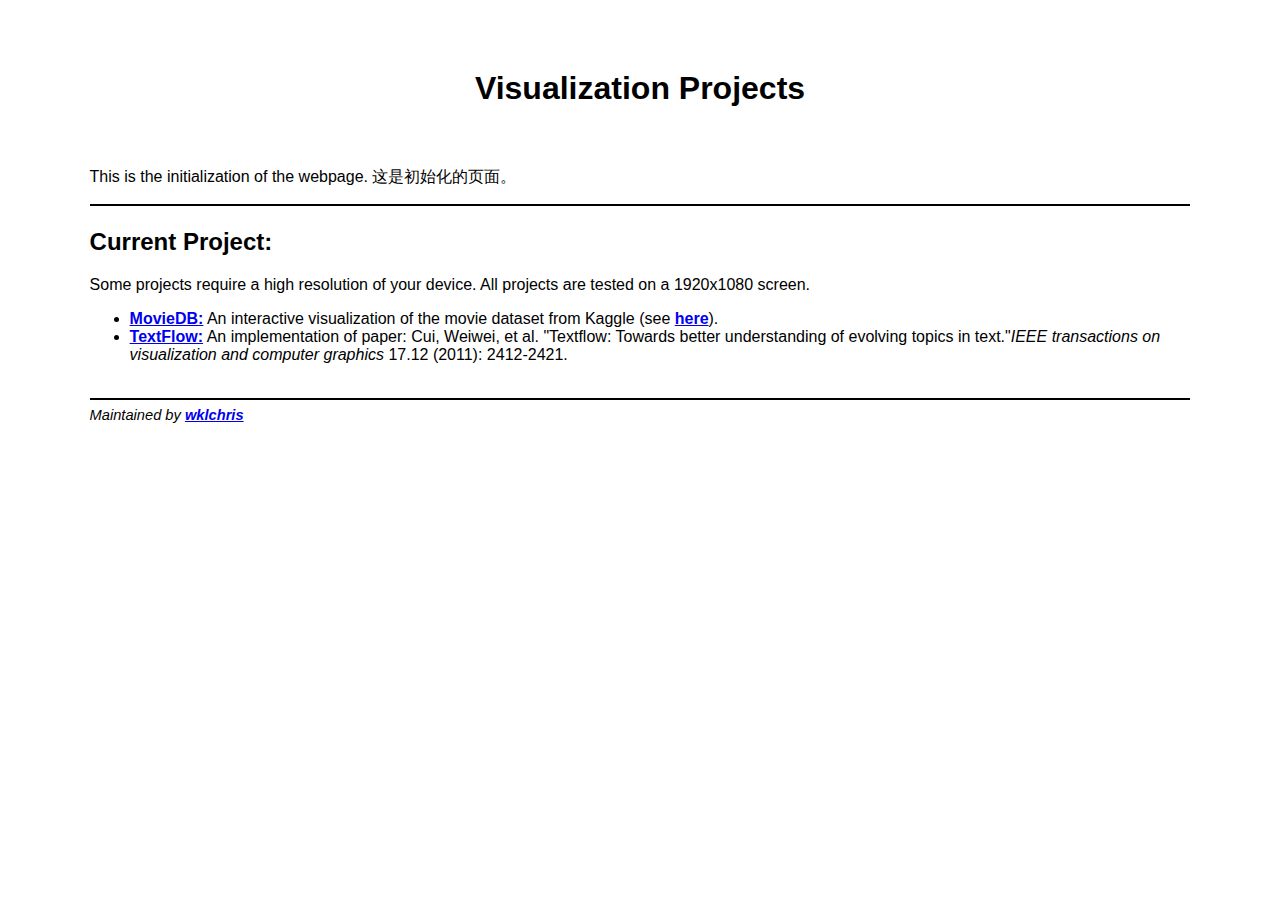
<file: index.html>
<!DOCTYPE html>
<html>
<head>
    <meta charset="utf-8"/>
    <link rel="stylesheet" type="text/css" href="assets/css/index.css">

    <title>Vis-Project -- wklchris</title>
</head>

<body>
<h1 class="pagetitle">Visualization Projects</h1>
<p>This is the initialization of the webpage. 这是初始化的页面。</p>


<div class="hline"></div>
<h2> Current Project: </h2>
<p> Some projects require a high resolution of your device. All projects are tested on a 1920x1080 screen. </p>
<ul class="prj-list">
    <li><a href="MovieDB/MovieDB.html" title="My first visualization work">MovieDB:</a> An interactive visualization of the movie dataset from Kaggle (see <a href="https://www.kaggle.com/rounakbanik/the-movies-dataset/data">here</a>). </li>
    <li><a href="TextFlow/TextFlow.html" title="Implementation of TextFlow">TextFlow:</a> An implementation of paper: Cui, Weiwei, et al. "Textflow: Towards better understanding of evolving topics in text."<i>IEEE transactions on visualization and computer graphics</i> 17.12 (2011): 2412-2421.</li>
</ul>


<br /><div class="hline"></div>
<p class="note">Maintained by <a href="https://github.com/wklchris">wklchris</a></p>

</body>
</html>
</file>
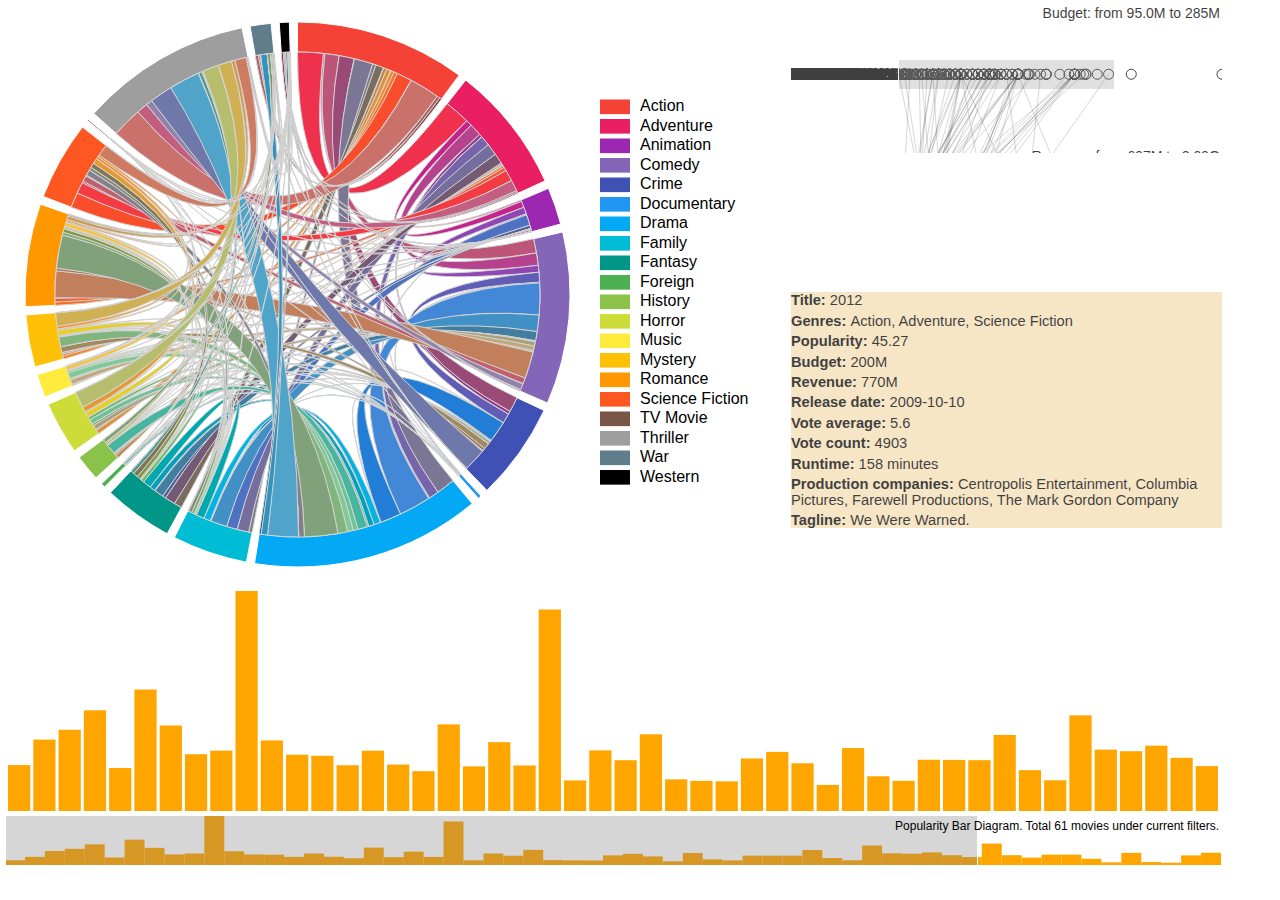
<file: MovieDB/MovieDB.html>
<!DOCTYPE html>
<html>
<head>
    <meta charset="utf-8">
    <title>TMDB 5000 Visualization -- Kanglong Wu</title>

    <link rel="stylesheet" type="text/css" href="assets/css/main.css">
    <script src="../assets/js/d3.v4.min.js"></script> 
</head>

<body>
    <script charset="utf-8" src="assets/js/vis.js"></script>
</body>

</html>
</file>
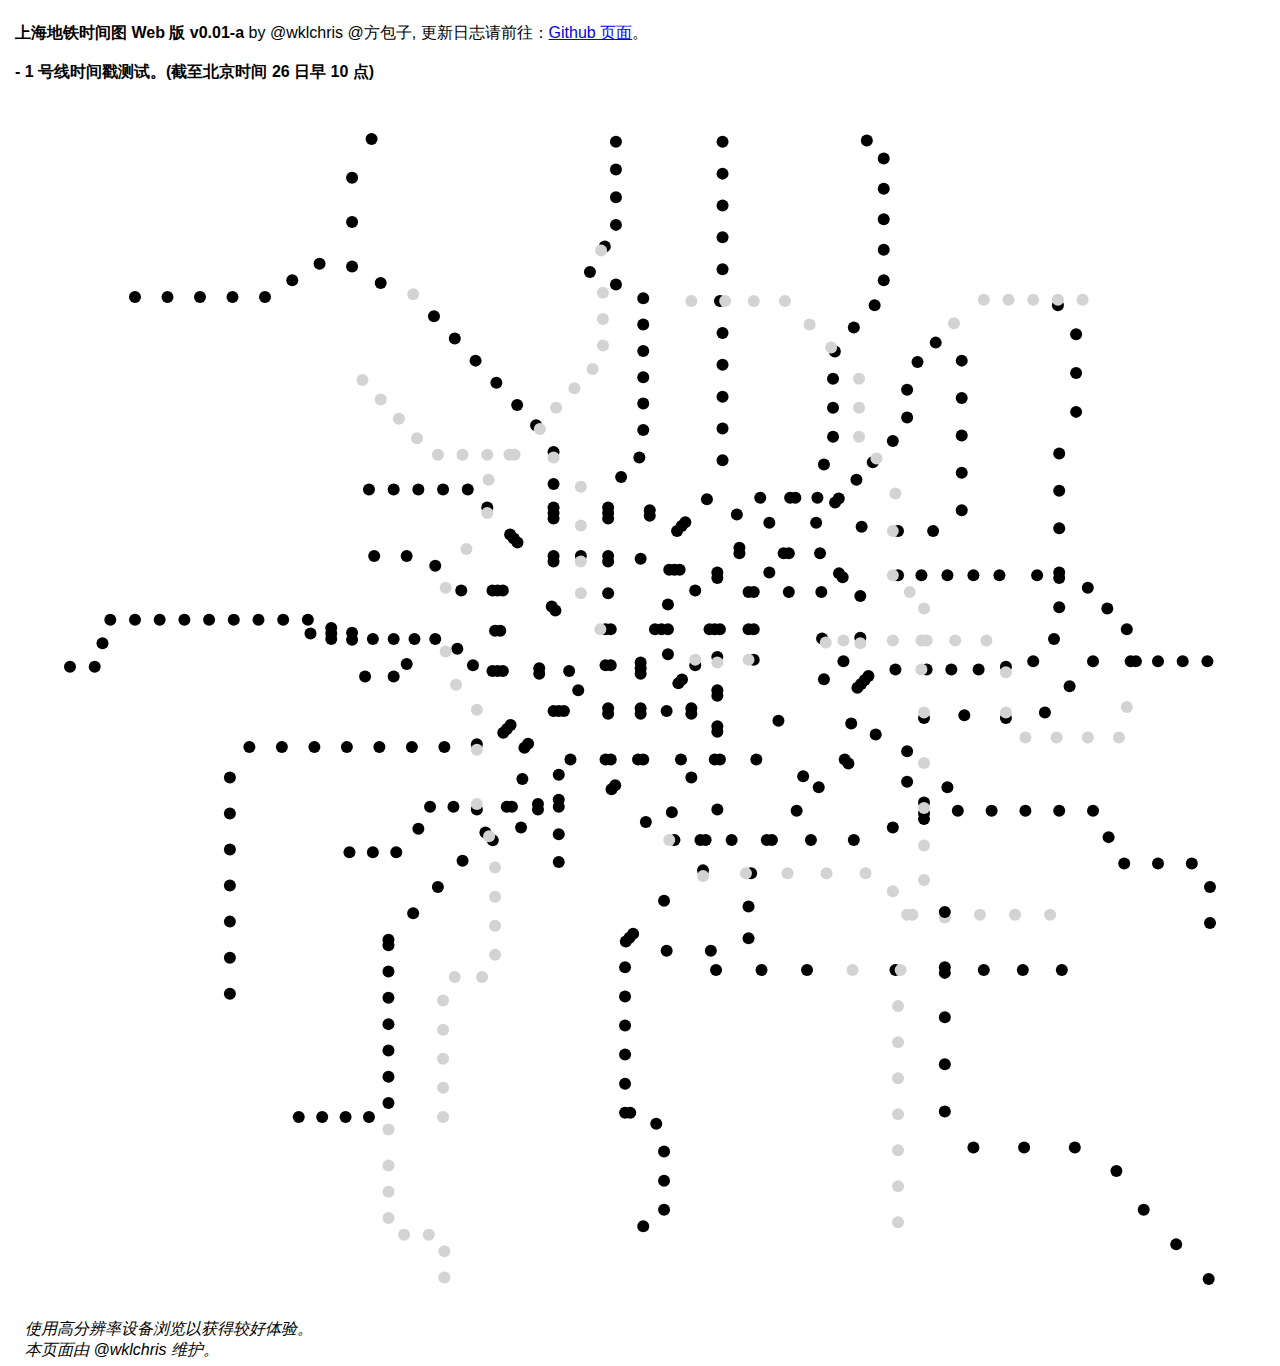
<file: SHMetro/SHMetro.html>
<!DOCTYPE html>
<html>
<head>
    <meta charset="utf-8">
    <title>Shanghai Metro TimeMap -- K.Wu with Y.Fang</title>

    <link rel="stylesheet" type="text/css" href="assets/css/main.css">
    <script src="../assets/js/d3.v4.min.js"></script> 
</head>

<body>
    <script charset="utf-8" src="assets/js/vis.js"></script>
    
</body>

</html>
</file>
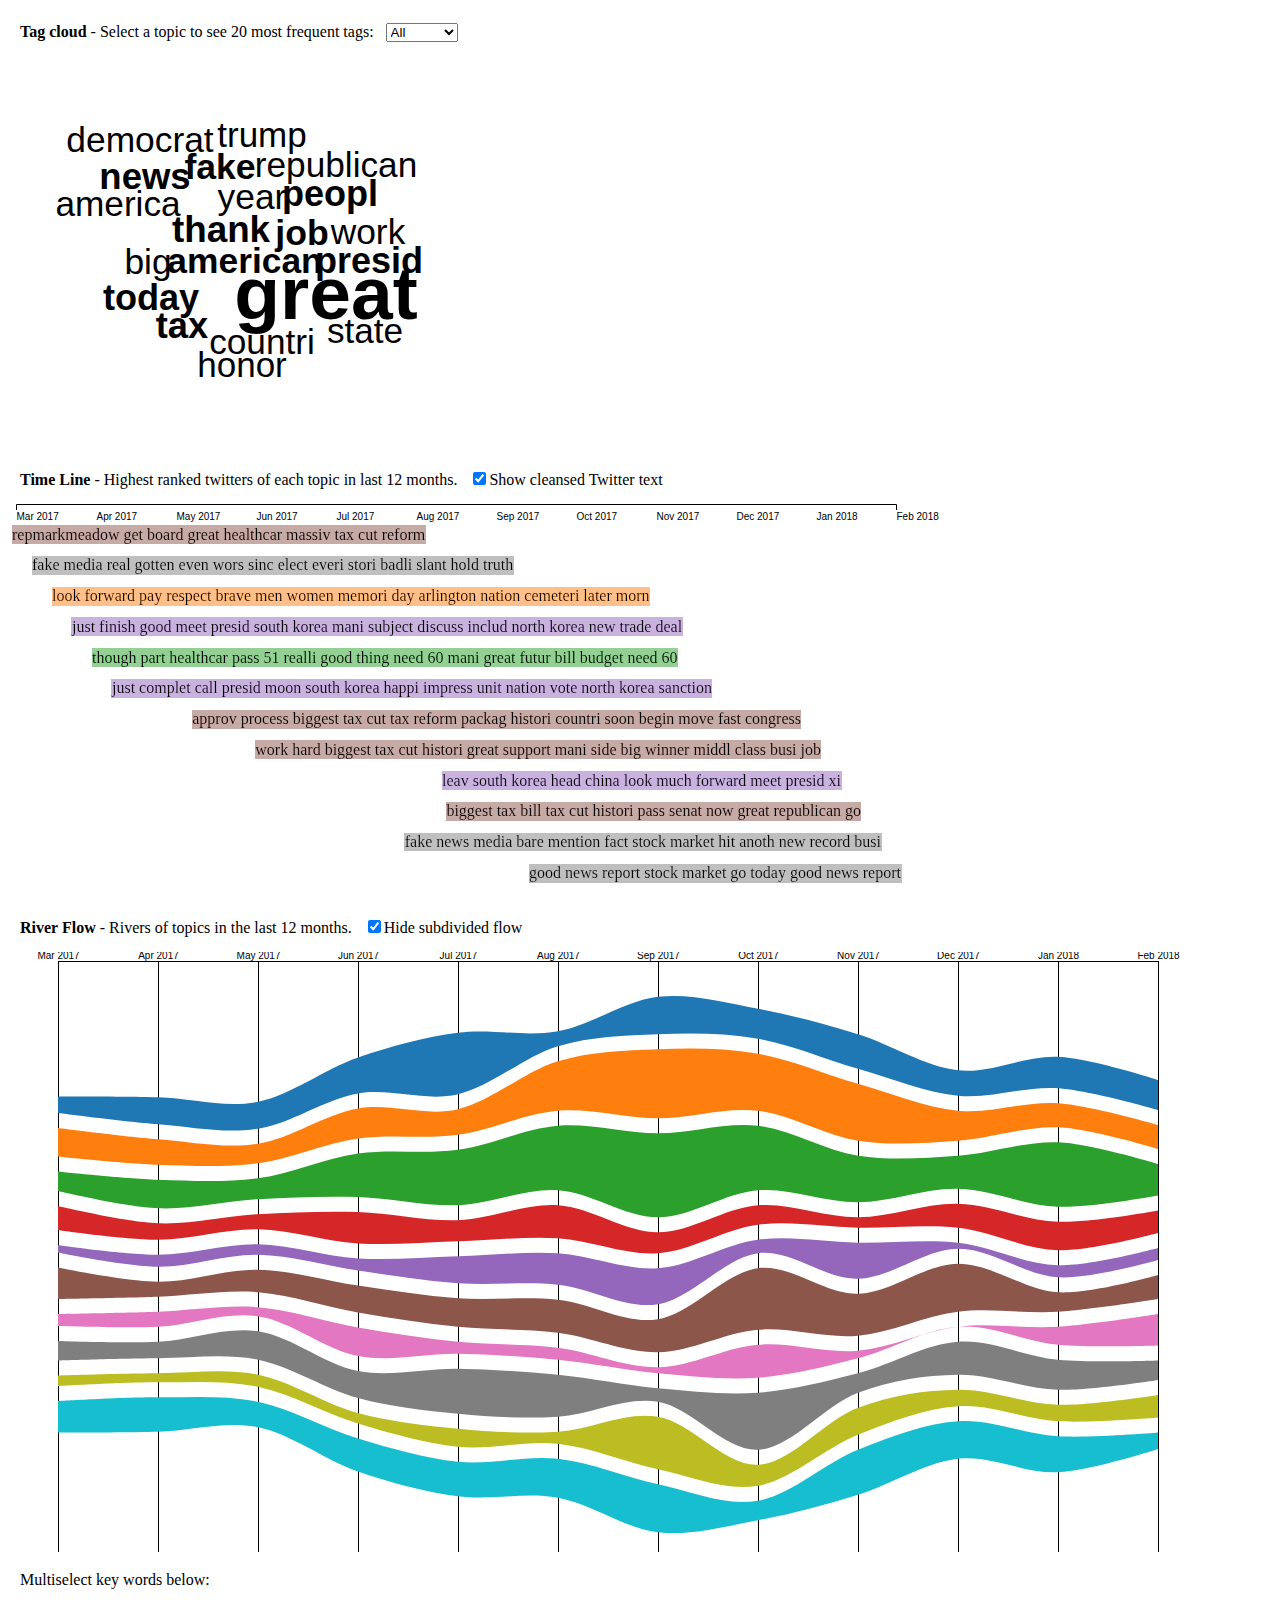
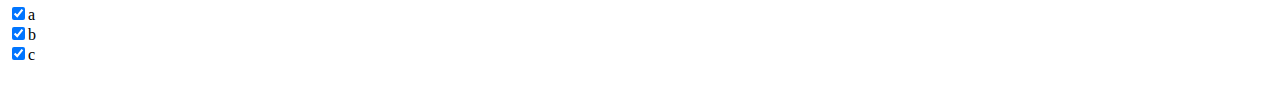
<file: TextFlow/TextFlow.html>
<!DOCTYPE html>
<html>
<head>
    <meta charset="UTF-8">
    <title>TextFlow -- Kanglong Wu, Shu Zhang</title>

    <link rel="stylesheet" type="text/css" href="assets/css/main.css">
    <script src="../assets/js/d3.v4.min.js"></script> 
    <script src="assets/js/d3.layout.cloud.js"></script> 
</head>

<body>
    <script src="assets/js/vis.js"></script>
</body>

</html>
</file>
<file: assets/css/index.css>
body{
    font-family: Helvetica, "Source Han Sans CN", STXihei, sans-serif;
    font-size: 12pt;
    margin: 30px 7% 20px 7%;
}

h1 {
    margin-top: 0px;
    margin-bottom: 45px;
    text-align: center;
}

h2 {
    margin: 15px inherit;
}

p.note {
    margin-top: 5px;
    font-size: 11pt;
    font-style: italic;
}

a {
    font-weight: bold;
}

div.hline {
    width: 100%;
    height: 2px;
    border-top: 2px solid black;
    margin-bottom: 0px;
    clear: both;
}

/* Class */
.pagetitle {
    margin-top: 70px;
    margin-bottom: 60px;
}
</file>
<file: MovieDB/assets/css/main.css>
body{
    font-family: Helvetica, sans-serif;
    margin: 2px 5px;
}
h1 {
    margin-top: 0px;
    margin-bottom: 45px;
    text-align: center;
}
textbox {
    font-size: 10;
}

/* Main HTML Class */
.pagetitle {
    margin-top: 70px;
    margin-bottom: 60px;
}

div.tooltip {
    margin: 0 0;
    opacity: 0.75;
    position: absolute;
    padding: 1px 1px;
    border: 0px;
}

div.bar {
    margin: 0 0;
    overflow: hidden;
}

h1.tooltip {
    font-size: 12pt;
    margin-top: 5px;
    margin-bottom: 5px;
}

p.tooltip {
    margin: 0.3em 0;
    font-size: 11pt;
}

div p {
    /* width: 200px; */
    word-wrap: break-all;
}
</file>
<file: SHMetro/assets/css/main.css>
body{
    font-family: Helvetica, sans-serif;
    margin: 2px 5px;
}

div {
    margin: 0 auto;
    padding: 5px 10px; 
}

div.tooltip {
    background-color: wheat;
    font-weight: bold;
    position: absolute;
    text-align: center;
    padding: 0px 10px;
    min-width: 80px;
}

svg {
    display: block;
    margin: auto;
}

p.comment {
    margin: 5px 20px;
    font-style: italic; 
}
</file>
<file: TextFlow/assets/css/main.css>
html {
    font-family: Georgia, Times, Cambria, Cochin, 'Times New Roman', serif;
}

svg {
    display: block;
    margin: auto;
}

div.tooltip {
    background-color: wheat;
    font-weight: bold;
    padding: 10 40;
    position: absolute;
}

div p {
    display: inline-block;
    margin: 15px 12px;
}

form, select {
    display: inline-block;
}

text.word {
    font-family: Helvetica, Arial, sans-serif;
    text-anchor: left;
}
</file>
